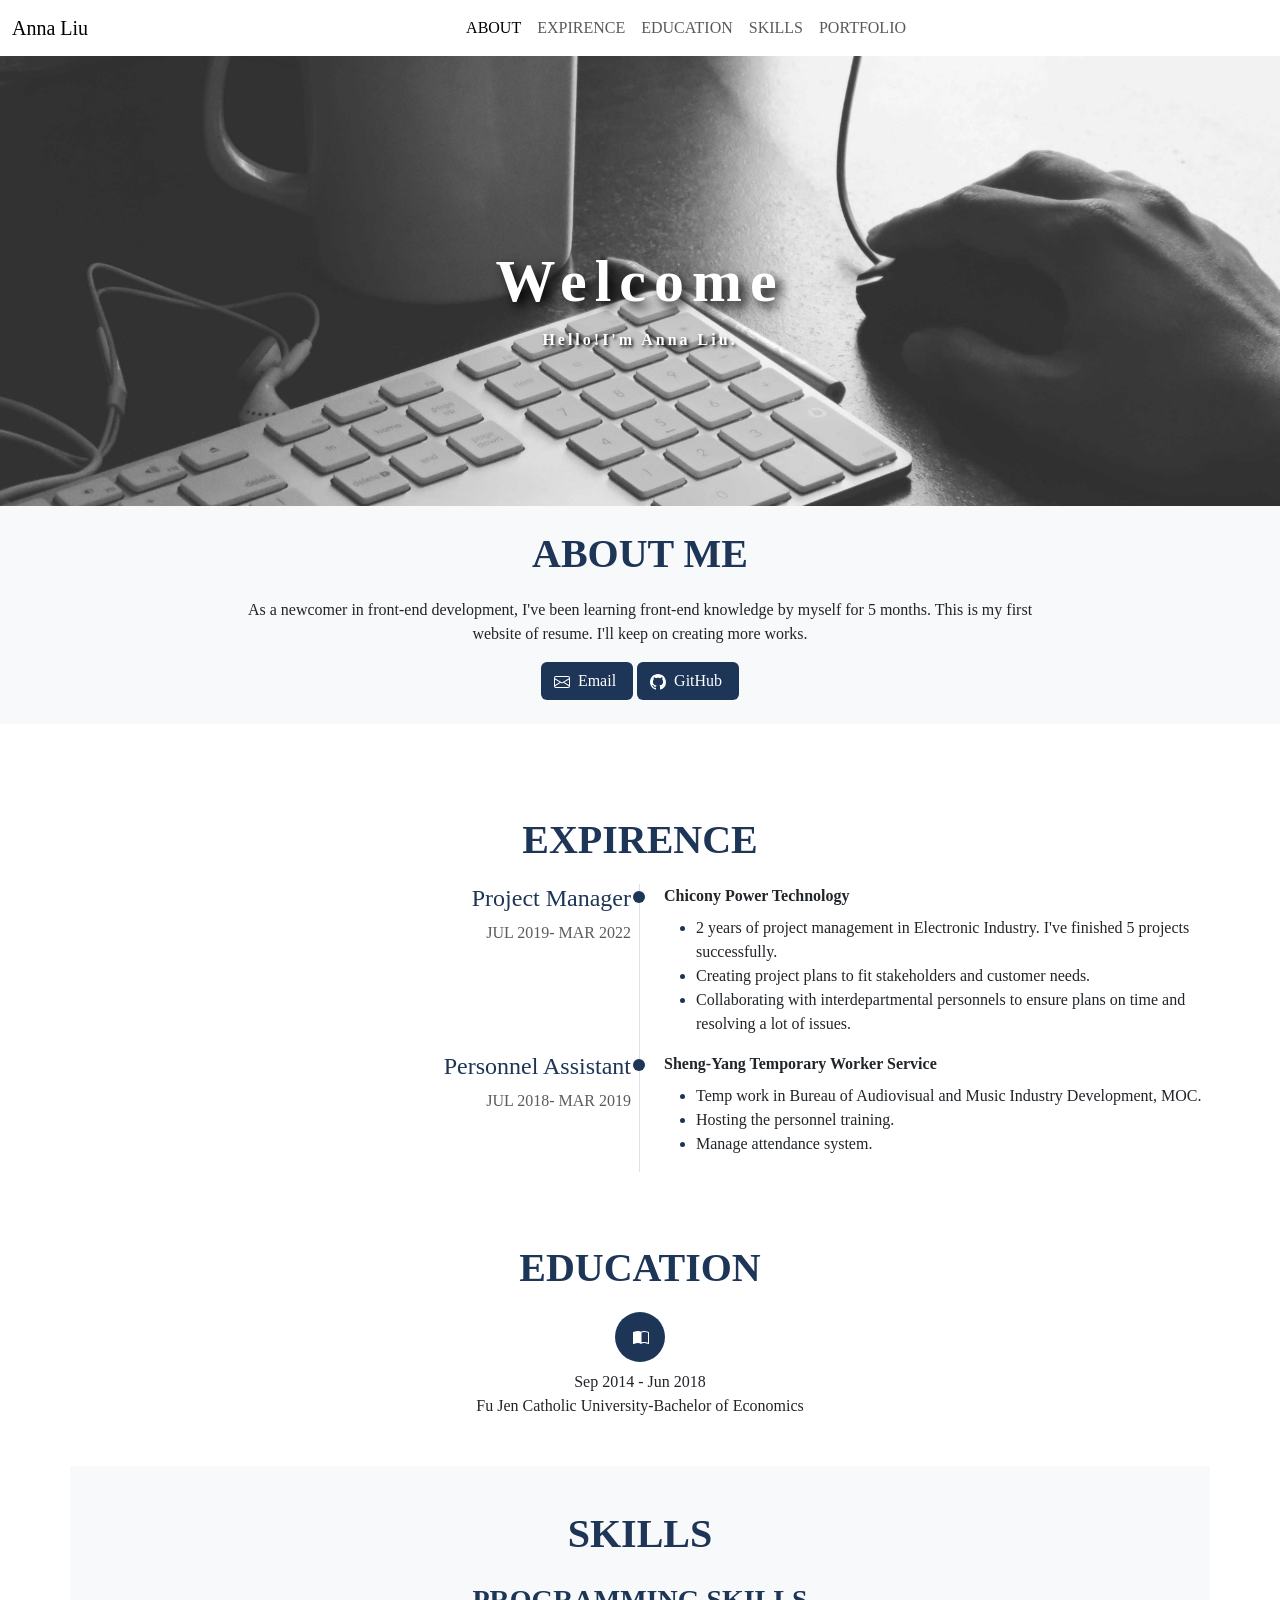
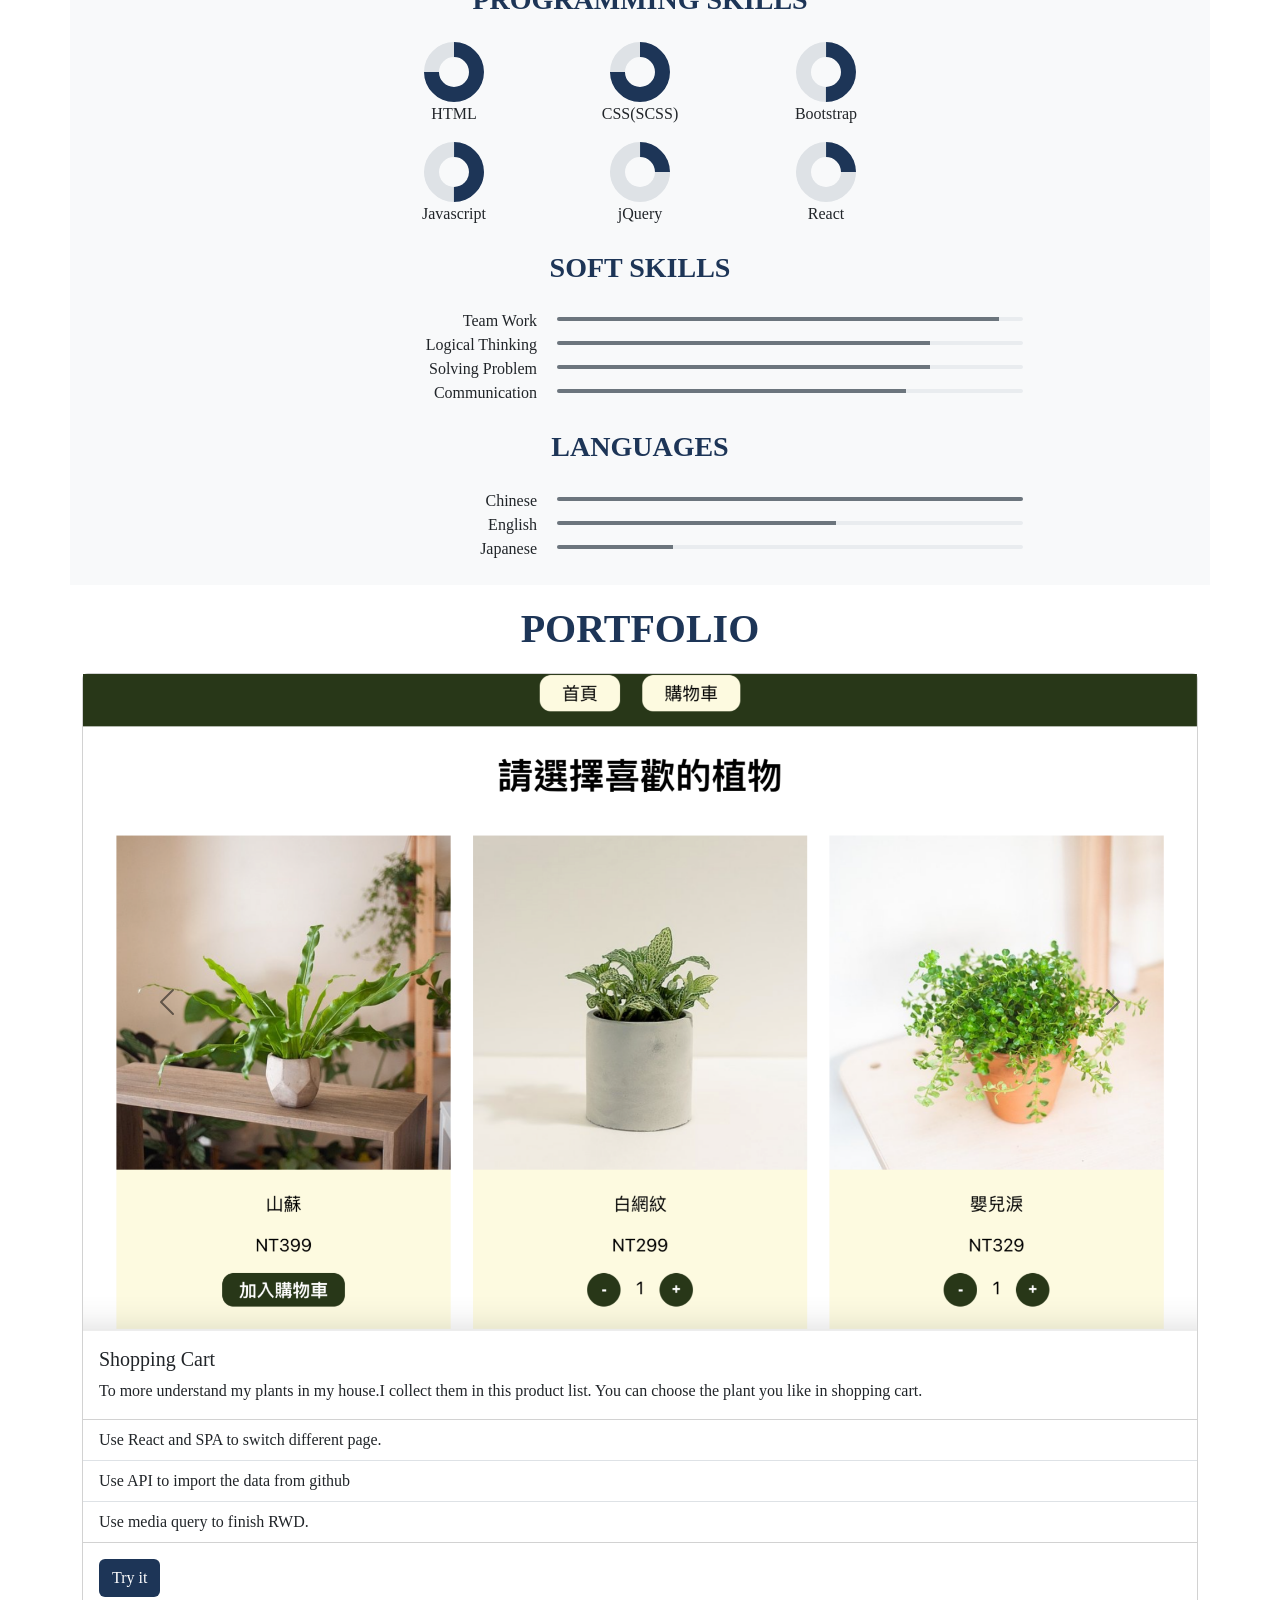
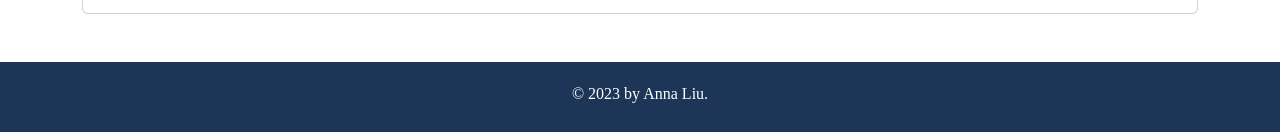
<file: index.html>
<!DOCTYPE html>
<html lang="en">
  <head>
    <meta charset="UTF-8">
    <meta http-equiv="X-UA-Compatible" content="IE=edge">
    <meta name="viewport" content="width=device-width, initial-scale=1.0">
    <title>Anna Liu</title>
    <link rel="stylesheet" href="bootstrap-5.3.0-alpha1-dist/css/bootstrap.min.css">
    <link rel="stylesheet" href="css/style.css">
    <link rel="preconnect" href="https://fonts.googleapis.com">
    <link rel="preconnect" href="https://fonts.gstatic.com" crossorigin>
    <link href="https://fonts.googleapis.com/css2?family=Lato:ital,wght@0,400;1,700&family=Lora&family=Roboto&display=swap" rel="stylesheet">
  </head>

  <body>
    <!-- navbar 導覽列-->
    <nav nav class="navbar navbar-expand-lg bg-body-dark ">
      <div class="container-fluid ">
        <a class="navbar-brand" href="#">Anna Liu</a>
        <button class="navbar-toggler" type="button" data-bs-toggle="collapse" data-bs-target="#navbarSupportedContent" aria-controls="navbarSupportedContent" aria-expanded="false" aria-label="Toggle navigation">
          <span class="navbar-toggler-icon"></span>
        </button>
        <div class="collapse navbar-collapse" id="navbarSupportedContent">
          <ul class="navbar-nav mx-auto mb-2 mb-lg-0 ">
            <li class="nav-item">
              <a class="nav-link active" aria-current="page" href="#">ABOUT</a>
            </li>
            <li class="nav-item">
              <a class="nav-link" href="#exp">EXPIRENCE</a>
            </li>
            <li class="nav-item">
              <a class="nav-link" href="#edu">EDUCATION</a>
            </li>
            <li class="nav-item">
              <a class="nav-link" href="#skill">SKILLS</a>
            </li>
            <li class="nav-item">
              <a class="nav-link" href="#portfolio">PORTFOLIO</a>
            </li>
          </ul>
        </div>
      </div>
    </nav>
  
    <!-- banner 滿版圖片區-->
    <div class="banner">
      <img class="ban-img" src="366-4000x200.jpeg" alt="banner img" >
      <span class="ban-text1">Welcome</span>
      <span class="ban-text2">Hello!I'm Anna Liu.</span>
    </div>
      
    <!-- About me 關於我 -->
    <div id="about" class="about container-fluid bg-light p-4 text-center">
      <div class="row justify-content-center">
        <h1>ABOUT ME</h1>
        <div class="col-8">
          <p>As a newcomer in front-end development, I've been learning front-end knowledge by myself for 5 months. This is my first website of resume. I'll keep on creating more works.</p>
        </div>
      </div>
      <!-- email 信箱按鈕-->
      <a href="mailto:volisiyun0722@gmail.com">
        <button href="mailto:volisiyun0722@gmail.com" type="button" class="btn" >
          <svg xmlns="http://www.w3.org/2000/svg" width="16" height="16" fill="currentColor" class="bi bi-envelope" viewBox="0 0 16 16">
            <path d="M0 4a2 2 0 0 1 2-2h12a2 2 0 0 1 2 2v8a2 2 0 0 1-2 2H2a2 2 0 0 1-2-2V4Zm2-1a1 1 0 0 0-1 1v.217l7 4.2 7-4.2V4a1 1 0 0 0-1-1H2Zm13 2.383-4.708 2.825L15 11.105V5.383Zm-.034 6.876-5.64-3.471L8 9.583l-1.326-.795-5.64 3.47A1 1 0 0 0 2 13h12a1 1 0 0 0 .966-.741ZM1 11.105l4.708-2.897L1 5.383v5.722Z"/></svg>
          <span class="p-1">Email</span>
        </button>
      </a>
      
      <!-- github 按鈕 -->
      <a href="https://github.com/volisiyun0722?tab=repositories" target="_blank">
        <button type="button" class="btn">
          <svg xmlns="http://www.w3.org/2000/svg" width="16" height="16" fill="currentColor" class="bi bi-github" viewBox="0 0 16 16">
            <path d="M8 0C3.58 0 0 3.58 0 8c0 3.54 2.29 6.53 5.47 7.59.4.07.55-.17.55-.38 0-.19-.01-.82-.01-1.49-2.01.37-2.53-.49-2.69-.94-.09-.23-.48-.94-.82-1.13-.28-.15-.68-.52-.01-.53.63-.01 1.08.58 1.23.82.72 1.21 1.87.87 2.33.66.07-.52.28-.87.51-1.07-1.78-.2-3.64-.89-3.64-3.95 0-.87.31-1.59.82-2.15-.08-.2-.36-1.02.08-2.12 0 0 .67-.21 2.2.82.64-.18 1.32-.27 2-.27.68 0 1.36.09 2 .27 1.53-1.04 2.2-.82 2.2-.82.44 1.1.16 1.92.08 2.12.51.56.82 1.27.82 2.15 0 3.07-1.87 3.75-3.65 3.95.29.25.54.73.54 1.48 0 1.07-.01 1.93-.01 2.2 0 .21.15.46.55.38A8.012 8.012 0 0 0 16 8c0-4.42-3.58-8-8-8z"/></svg>
          <span class="p-1">GitHub</span>
        </button>
      </a>
    </div>
  
    <!-- 工作經驗 -->
    <div id="exp" class="exp container-fluid mt-5 p-4">
      <h1 class="text-center">EXPIRENCE</h1>
      <!-- PM工作經驗 -->
      <div class="row mx-auto">
        <!-- 左邊區域：職稱與工作時間 -->
        <div class="dot col-4 col-md-6 justify-content-md-center border-end px-2 text-center text-md-end">
          <!-- 時間軸上的點icon -->
          <svg xmlns="http://www.w3.org/2000/svg" width="16" height="16" fill="currentColor" class="bi bi-circle-fill" viewBox="0 0 16 16">
            <circle cx="8" cy="8" r="6"/>
          </svg>
          <h4>Project Manager</h4>
          <span class="text-body-secondary">JUL 2019-</span>
          <span class=" text-body-secondary">MAR 2022</span>
        </div>
        <!-- 右邊區域：公司名稱與工作內容 -->
        <div class="col-8 col-md-6 px-4">
          <div class="exp-item">
            <span class="fw-semibold">Chicony Power Technology</span>
              <ul class="mt-2">
                <li>2 years of project management in Electronic Industry. I've finished 5 projects successfully.</li>
                <li>Creating project plans to fit stakeholders and customer needs.</li>
                <li>Collaborating with interdepartmental personnels to ensure plans on time and resolving a lot of issues.</li>
              </ul>
          </div>
        </div>
      </div>
  
      <!-- 人事助理工作經驗 -->
      <div class="row mx-auto">
        <!-- 左邊區域：職稱與工作時間 -->
        <div class="dot col-4 col-md-6 justify-content-md-center border-end px-2 text-center text-md-end">
          <!-- 時間軸上的點icon -->
          <svg xmlns="http://www.w3.org/2000/svg" width="16" height="16" fill="currentColor" class="bi bi-circle-fill" viewBox="0 0 16 16">
            <circle cx="8" cy="8" r="6"/>
          </svg>
          <h4>Personnel Assistant</h4>
          <span class="exp-date text-body-secondary">JUL 2018-</span>
          <span class="exp-date text-body-secondary">MAR 2019</span>
        </div>
        <!-- 右邊區域：公司名稱與工作內容 -->
        <div class="col-8 col-md-6 px-4">
          <div class="exp-item">
            <span class="fw-semibold">Sheng-Yang Temporary Worker Service</span>
            <ul class="mt-2">
              <li>Temp work in Bureau of Audiovisual and Music Industry Development, MOC.</li>
              <li>Hosting the personnel training.</li>
              <li>Manage attendance system.</li>
            </ul>
          </div>
        </div>
      </div>
    </div>
  
    <!-- 教育 -->
    <div id="edu" class="edu container mt-5 text-center">
      <h1>EDUCATION</h1>
      <div class="icon-book mb-2">
        <svg xmlns="http://www.w3.org/2000/svg" width="16" height="16" fill="currentColor" class="bi bi-book-half" viewBox="0 0 16 16">
          <path d="M8.5 2.687c.654-.689 1.782-.886 3.112-.752 1.234.124 2.503.523 3.388.893v9.923c-.918-.35-2.107-.692-3.287-.81-1.094-.111-2.278-.039-3.213.492V2.687zM8 1.783C7.015.936 5.587.81 4.287.94c-1.514.153-3.042.672-3.994 1.105A.5.5 0 0 0 0 2.5v11a.5.5 0 0 0 .707.455c.882-.4 2.303-.881 3.68-1.02 1.409-.142 2.59.087 3.223.877a.5.5 0 0 0 .78 0c.633-.79 1.814-1.019 3.222-.877 1.378.139 2.8.62 3.681 1.02A.5.5 0 0 0 16 13.5v-11a.5.5 0 0 0-.293-.455c-.952-.433-2.48-.952-3.994-1.105C10.413.809 8.985.936 8 1.783z"/>
        </svg>
      </div>
      <span>Sep 2014 - Jun 2018</span>
      <p>Fu Jen Catholic University-Bachelor of Economics</p>
    </div>
        
    <!-- 技能 -->
    <div id="skill" class="skills container mt-5 bg-light p-4">
      <h1>SKILLS</h1>
      <!-- 程式語言技能 -->
      <h3>PROGRAMMING SKILLS</h3>
      <!-- 第一列： HTML,CSS(SCSS),Bootstrap-->
      <div class="row justify-content-center mt-3">
        <div class="col-3 col-md-2">
          <div class="circle c-270"></div>
          <span>HTML</span>
        </div>
        <div class="col-3 col-md-2">
          <div class="circle c-270"></div>
          <span>CSS(SCSS)</span>
        </div>
        <div class="col-3 col-md-2">
          <div class="circle c-180"></div>
          <span>Bootstrap</span>
        </div>
      </div>
      <!-- 第二列： Javascript,jQuery,React-->
      <div class="row justify-content-center my-3">
        <div class="col-3 col-md-2">
          <div class="circle c-180"></div>
          <span>Javascript</span>
        </div>
        <div class="col-3 col-md-2">
          <div class="circle c-90"></div>
          <span>jQuery</span>
        </div>
        <div class="col-3 col-md-2">
          <div class="circle c-90"></div>
          <span>React</span>
        </div>
      </div>
  
      <!-- 軟實力技能-->
      <h3>SOFT SKILLS</h3>
      <!-- 1.團隊合作 -->
      <div class="row mx-auto">
        <div class="col-5 text-end">Team Work</div>
        <div class="col-7 p-2">
          <div class="progress h-50 w-75" role="progressbar" aria-label="Basic example" aria-valuenow="100" aria-valuemin="0" aria-valuemax="100">
            <div class="progress-bar bg-secondary p-1" style="width: 95%"></div>
          </div>
        </div>
      </div>
      <!-- 2.邏輯思考能力 -->
      <div class="row mx-auto">
        <div class="col-5 text-end">Logical Thinking</div>
        <div class="col-7 p-2">
          <div class="progress h-50 w-75" role="progressbar" aria-label="Basic example" aria-valuenow="100" aria-valuemin="0" aria-valuemax="100">
            <div class="progress-bar bg-secondary p-1" style="width: 80%"></div>
          </div>
        </div>
      </div>
      <!-- 3.解決問題能力 -->
      <div class="row mx-auto">
        <div class="col-5 text-end">Solving Problem</div>
        <div class="col-7 p-2">
          <div class="progress h-50 w-75" role="progressbar" aria-label="Basic example" aria-valuenow="100" aria-valuemin="0" aria-valuemax="100">
            <div class="progress-bar bg-secondary p-1" style="width: 80%"></div>
          </div>
        </div>
      </div>
      <!-- 4.溝通能力 -->
      <div class="row mx-auto">
        <div class="col-5 text-end">Communication</div>
        <div class="col-7 p-2">
          <div class="progress h-50 w-75" role="progressbar" aria-label="Basic example" aria-valuenow="100" aria-valuemin="0" aria-valuemax="100">
            <div class="progress-bar bg-secondary p-1" style="width: 75%"></div>
          </div>
        </div>
      </div>
      
      <!-- 語言能力 -->
      <h3>LANGUAGES</h3>
      <!-- 1.中文 -->
      <div class="row mx-auto">
        <div class="col-5 text-end ">Chinese</div>
        <div class="col-7 p-2">
          <div class="progress h-50 w-75" role="progressbar" aria-label="Basic example" aria-valuenow="100" aria-valuemin="0" aria-valuemax="100">
            <div class="progress-bar bg-secondary p-1" style="width: 100%"></div>
          </div>
        </div>
      </div>
      <!-- 2.英文 -->
      <div class="row mx-auto">
        <div class="col-5 text-end">English</div>
        <div class="col-7 p-2">
          <div class="progress h-50 w-75" role="progressbar" aria-label="Basic example" aria-valuenow="100" aria-valuemin="0" aria-valuemax="100">
            <div class="progress-bar bg-secondary p-1" style="width: 60%"></div>
          </div>
        </div>
      </div>
      <!-- 3.日文 -->
      <div class="row mx-auto">
        <div class="col-5 text-end">Japanese</div>
        <div class="col-7 p-2">
          <div class="progress h-50 w-75" role="progressbar" aria-label="Basic example" aria-valuenow="100" aria-valuemin="0" aria-valuemax="100">
            <div class="progress-bar bg-secondary p-1" style="width: 25%"></div>
          </div>
        </div>
      </div>
    </div>   
  
    <!-- portfolio 作品集 -->
    <div class="container mt-3">
      <h1 id="portfolio" class="text-center">PORTFOLIO</h1>
      <div class="card">
        <!-- 幻燈片 -->
        <div id="carouselExampleDark" class="carousel carousel-dark slide">
          <div class="carousel-inner">
            <div class="carousel-item active">
              <img src="slide1.png" class="d-block w-100" alt="slide1">
            </div>
            <div class="carousel-item">
              <img src="slide2.png" class="d-block w-100" alt="slide2">
            </div>
            <div class="carousel-item">
              <img src="slide3.png" class="d-block w-100" alt="slide3">
            </div>
          </div>
          <!-- 幻燈片前一頁按鈕 -->
          <button class="carousel-control-prev" type="button" data-bs-target="#carouselExampleDark" data-bs-slide="prev">
            <span class="carousel-control-prev-icon" aria-hidden="true"></span>
            <span class="visually-hidden">Previous</span>
          </button>
          <!-- 幻燈片下一頁按鈕 -->
          <button class="carousel-control-next" type="button" data-bs-target="#carouselExampleDark" data-bs-slide="next">
            <span class="carousel-control-next-icon" aria-hidden="true"></span>
            <span class="visually-hidden">Next</span>
          </button>
        </div>
      <div class="card-body">
        <h5 class="card-title">Shopping Cart</h5>
        <p class="card-text">To more understand my plants in my house.I collect them in this product list.
          You can choose the plant you like in shopping cart.
        </p>
      </div>
      <ul class="list-group list-group-flush">
        <li class="list-group-item">Use React and SPA to switch different page.</li>
        <li class="list-group-item">Use API to import the data from github</li>
        <li class="list-group-item">Use media query to finish RWD.</li>
      </ul>
      <div class="card-body">
        <a href="https://shopping-cart-demo.pages.dev/" class="btn card-link">Try it</a>
      </div>
    </div>
   </div>
    
    <!-- footer -->
    <footer class="container-fluid mt-5">
      &copy; 2023 by Anna Liu.
    </footer>
  
     <!-- bootstrap script 檔案 -->
    <script src="bootstrap-5.3.0-alpha1-dist/js/bootstrap.min.js"></script>
    <script src="popper.min.js"></script>  
  </body>
</html>
</file>
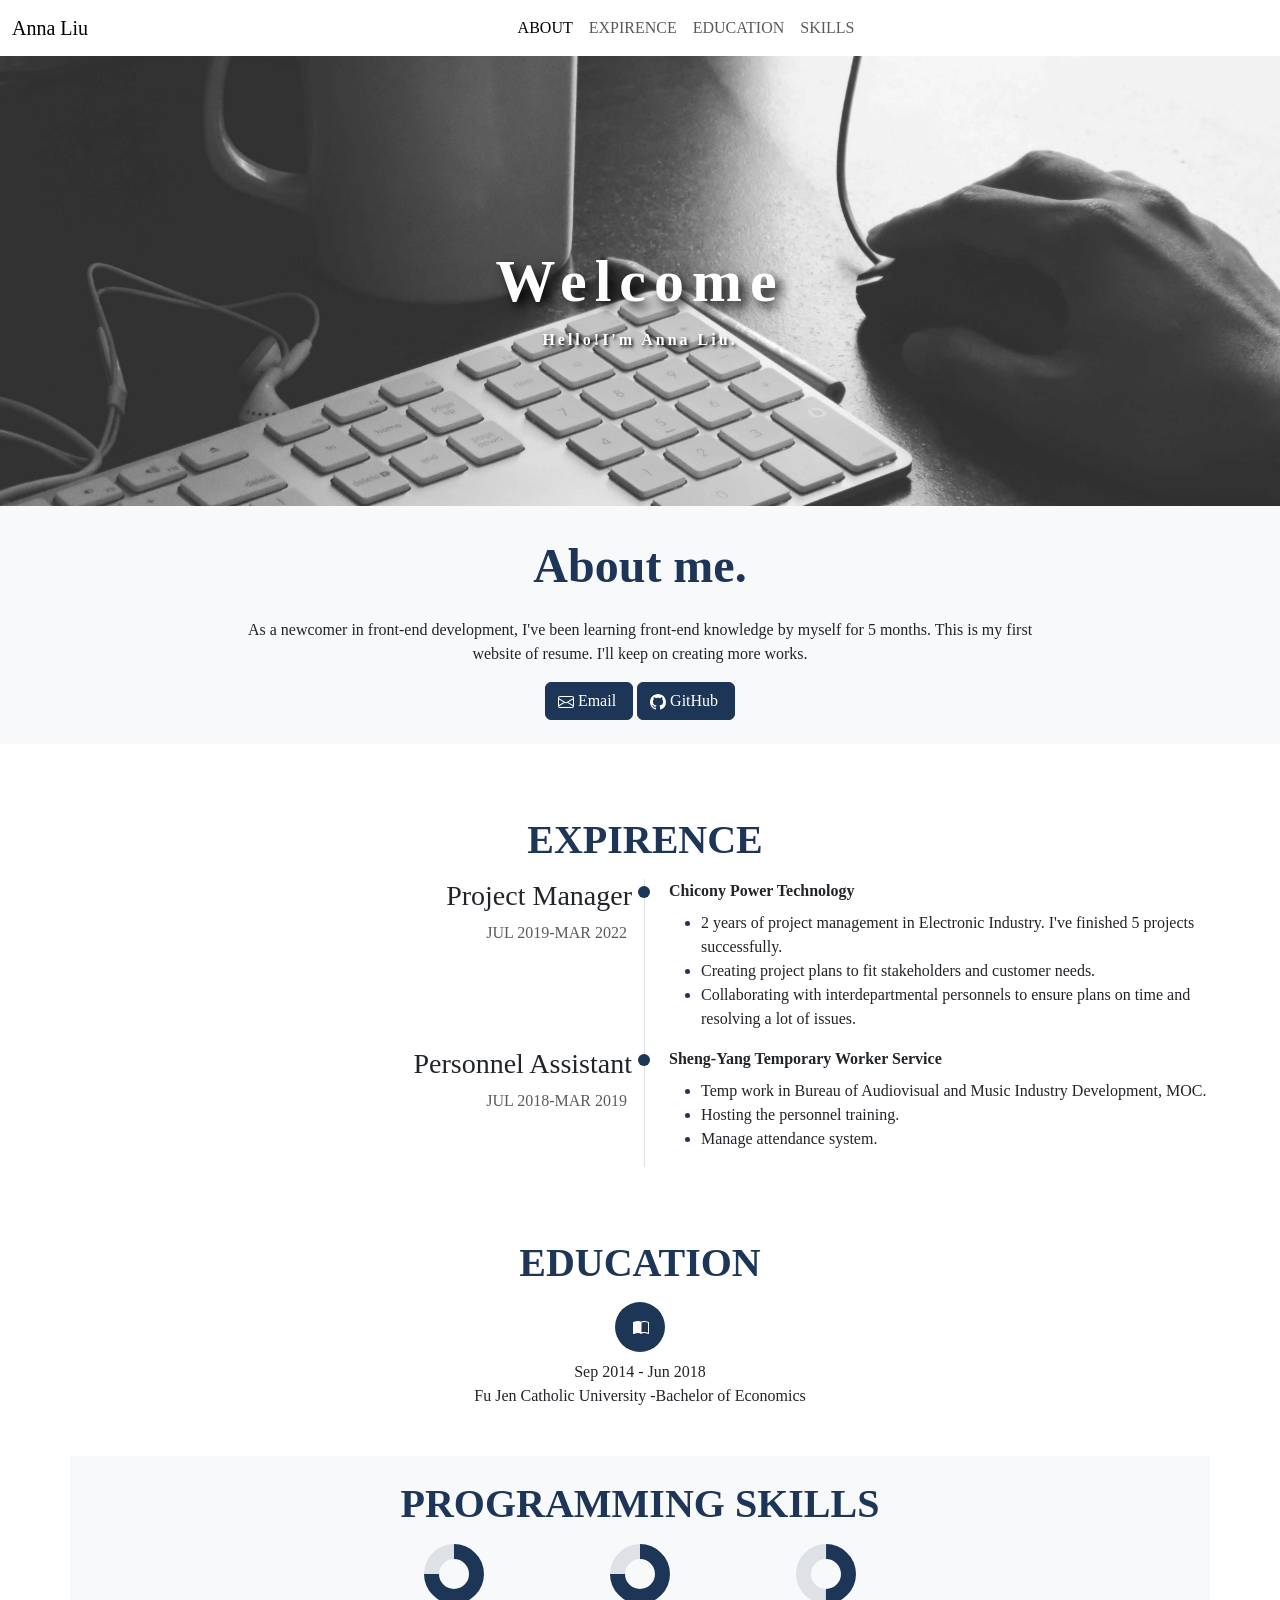
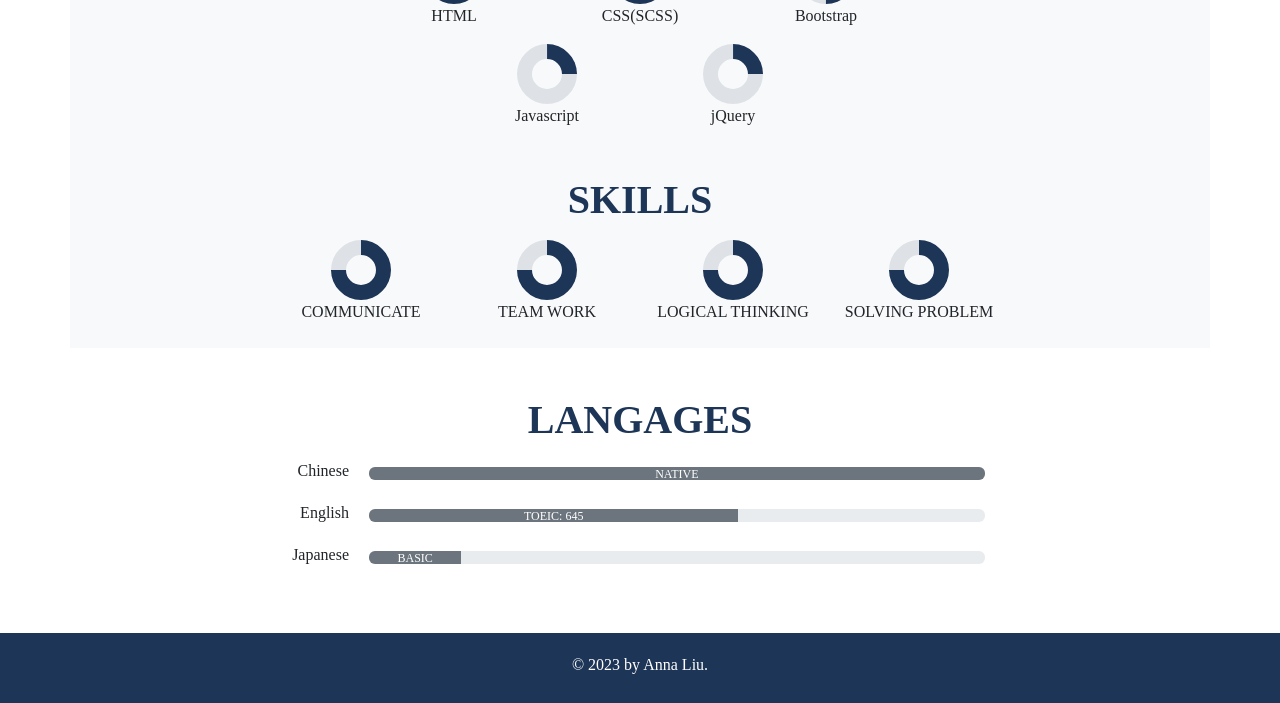
<file: resume/index.html>
<!DOCTYPE html>
<html lang="en">
<head>
    <meta charset="UTF-8">
    <meta http-equiv="X-UA-Compatible" content="IE=edge">
    <meta name="viewport" content="width=device-width, initial-scale=1.0">
    <title>Anna Liu</title>
    <link rel="stylesheet" href="bootstrap-5.3.0-alpha1-dist/css/bootstrap.min.css">
    <link rel="stylesheet" href="css/style.css">
    <link rel="preconnect" href="https://fonts.googleapis.com">
<link rel="preconnect" href="https://fonts.gstatic.com" crossorigin>
<link href="https://fonts.googleapis.com/css2?family=Lato:ital,wght@0,400;1,700&family=Lora&family=Roboto&display=swap" rel="stylesheet">
</head>
<body>
    <!-- navbar -->
    <nav nav class="navbar navbar-expand-lg bg-body-dark">
        <div class="container-fluid">
          <a class="navbar-brand" href="#">Anna Liu</a>
          <button class="navbar-toggler" type="button" data-bs-toggle="collapse" data-bs-target="#navbarSupportedContent" aria-controls="navbarSupportedContent" aria-expanded="false" aria-label="Toggle navigation">
            <span class="navbar-toggler-icon"></span>
          </button>
          <div class="collapse navbar-collapse" id="navbarSupportedContent">
            <ul class="navbar-nav mx-auto mb-2 mb-lg-0 ">
              <li class="nav-item">
                <a class="nav-link active" aria-current="page" href="#">ABOUT</a>
              </li>
              <li class="nav-item">
                <a class="nav-link" href="#exp">EXPIRENCE</a>
              </li>
              <li class="nav-item">
                <a class="nav-link" href="#edu">EDUCATION</a>
              </li>
              <li class="nav-item">
                <a class="nav-link" href="#pro-skill">SKILLS</a>
              </li>
            </ul>
          </div>
        </div>
    </nav>

      <!-- banner -->
      <div class="banner">
        <img class="ban-img" src="366-4000x200.jpeg" alt="bannerimg" >
        <span class="ban-text1">Welcome</span>
        <span class="ban-text2">Hello!I'm Anna Liu.</span>
      </div>
    
    
      <!-- About me -->
      <div id="about" class="about container-fluid bg-light p-4 text-center">
            <div class="row justify-content-center">
              <p class="title">About me.</p>
              <div class="col-8">
                  <p>As a newcomer in front-end development, I've been learning front-end knowledge by myself for 5 months. This is my first website of resume. I'll keep on creating more works.</p>
              </div>
          </div>
          <a href="mailto:volisiyun0722@gmail.com"><button type="button" class="btn" ><svg xmlns="http://www.w3.org/2000/svg" width="16" height="16" fill="currentColor" class="bi bi-envelope" viewBox="0 0 16 16">
            <path d="M0 4a2 2 0 0 1 2-2h12a2 2 0 0 1 2 2v8a2 2 0 0 1-2 2H2a2 2 0 0 1-2-2V4Zm2-1a1 1 0 0 0-1 1v.217l7 4.2 7-4.2V4a1 1 0 0 0-1-1H2Zm13 2.383-4.708 2.825L15 11.105V5.383Zm-.034 6.876-5.64-3.471L8 9.583l-1.326-.795-5.64 3.47A1 1 0 0 0 2 13h12a1 1 0 0 0 .966-.741ZM1 11.105l4.708-2.897L1 5.383v5.722Z"/>
          </svg><span class="p-1">Email</span></button></a>

          <a href="https://github.com/volisiyun0722" target="_blank">
            <button type="button" class="btn"><svg xmlns="http://www.w3.org/2000/svg" width="16" height="16" fill="currentColor" class="bi bi-github" viewBox="0 0 16 16">
                <path d="M8 0C3.58 0 0 3.58 0 8c0 3.54 2.29 6.53 5.47 7.59.4.07.55-.17.55-.38 0-.19-.01-.82-.01-1.49-2.01.37-2.53-.49-2.69-.94-.09-.23-.48-.94-.82-1.13-.28-.15-.68-.52-.01-.53.63-.01 1.08.58 1.23.82.72 1.21 1.87.87 2.33.66.07-.52.28-.87.51-1.07-1.78-.2-3.64-.89-3.64-3.95 0-.87.31-1.59.82-2.15-.08-.2-.36-1.02.08-2.12 0 0 .67-.21 2.2.82.64-.18 1.32-.27 2-.27.68 0 1.36.09 2 .27 1.53-1.04 2.2-.82 2.2-.82.44 1.1.16 1.92.08 2.12.51.56.82 1.27.82 2.15 0 3.07-1.87 3.75-3.65 3.95.29.25.54.73.54 1.48 0 1.07-.01 1.93-.01 2.2 0 .21.15.46.55.38A8.012 8.012 0 0 0 16 8c0-4.42-3.58-8-8-8z"/>
              </svg><span class="p-1">GitHub</span></button>
          </a>
      </div>
      <!-- Expirence -->
      <div id="exp" class="exp container-fluid mt-5 p-4">
        <h2 class="text-center">EXPIRENCE</h2>
          <div class="row mx-auto">
              <div class="dot date col-6 justify-content-md-center border-end text-end">
                <svg xmlns="http://www.w3.org/2000/svg" width="16" height="16" fill="currentColor" class="bi bi-circle-fill" viewBox="0 0 16 16">
                    <circle cx="8" cy="8" r="6"/>
                </svg>
                <h3>Project Manager</h3>
                <span class="exp-date text-body-secondary">JUL 2019-MAR 2022</span>
              </div>
              <div class="col-6 px-4">
                  <div class="exp-item">
                    <span class="fw-semibold">Chicony Power Technology</span>
                    <ul class="mt-2">
                        <li>2 years of project management in Electronic Industry. I've finished 5 projects successfully.</li>
                        <li>Creating project plans to fit stakeholders and customer needs.</li>
                        <li>Collaborating with interdepartmental personnels to ensure plans on time and resolving a lot of issues.</li>
                    </ul>
                  </div>

              </div>
          </div>

          <div class="row mx-auto">
            <div class="dot col-6 justify-content-md-center border-end text-end">
                <svg xmlns="http://www.w3.org/2000/svg" width="16" height="16" fill="currentColor" class="bi bi-circle-fill" viewBox="0 0 16 16">
                    <circle cx="8" cy="8" r="6"/>
                </svg>
                <h3>Personnel Assistant</h3>
                <span class="exp-date text-body-secondary">JUL 2018-MAR 2019</span>
            </div>
            <div class="col-6 px-4">
                <div class="exp-item">
                    <span class="fw-semibold">Sheng-Yang Temporary Worker Service</span>
                    <ul class="mt-2">
                        <li>Temp work in Bureau of Audiovisual and Music Industry Development, MOC.</li>
                        <li>Hosting the personnel training.</li>
                        <li>Manage attendance system.</li>
                    </ul>
                </div>
            </div>
          </div>
      </div>

      <!-- Education -->
      <div id="edu" class="edu container mt-5 text-center">
          <h2>EDUCATION</h2>
          <div class="icon-book mb-2">
            <svg xmlns="http://www.w3.org/2000/svg" width="16" height="16" fill="currentColor" class="bi bi-book-half" viewBox="0 0 16 16">
                <path d="M8.5 2.687c.654-.689 1.782-.886 3.112-.752 1.234.124 2.503.523 3.388.893v9.923c-.918-.35-2.107-.692-3.287-.81-1.094-.111-2.278-.039-3.213.492V2.687zM8 1.783C7.015.936 5.587.81 4.287.94c-1.514.153-3.042.672-3.994 1.105A.5.5 0 0 0 0 2.5v11a.5.5 0 0 0 .707.455c.882-.4 2.303-.881 3.68-1.02 1.409-.142 2.59.087 3.223.877a.5.5 0 0 0 .78 0c.633-.79 1.814-1.019 3.222-.877 1.378.139 2.8.62 3.681 1.02A.5.5 0 0 0 16 13.5v-11a.5.5 0 0 0-.293-.455c-.952-.433-2.48-.952-3.994-1.105C10.413.809 8.985.936 8 1.783z"/>
              </svg>
          </div>
          <span>Sep 2014 - Jun 2018</span>
          <p>Fu Jen Catholic University
            -Bachelor of Economics</p>
      </div>
      <!-- Programming skills -->
      <div id="pro-skill" class="skills container mt-5 bg-light p-4">
        <h2>PROGRAMMING SKILLS</h2>
        <div class="row justify-content-center mt-3">
            <div class="col-3 col-md-2">
                <div class="circle c-270"></div>
                <span>HTML</span>
            </div>
            <div class="col-3 col-md-2">
                <div class="circle c-270"></div>
                <span>CSS(SCSS)</span>
            </div>

            <div class="col-3 col-md-2">
                <div class="circle c-180"></div>
                <span>Bootstrap</span>
            </div>
        </div>
        <div class="row justify-content-center mt-3">
          <div class="col-3 col-md-2">
            <div class="circle c-90"></div>
            <span>Javascript</span>
        </div>
        <div class="col-3 col-md-2">
          <div class="circle c-90"></div>
          <span>jQuery</span>
        </div>
      </div>
    </div>
        <!-- Skills -->
        <div class="skills container bg-light p-4">
          <h2>SKILLS</h2>
          <div class="row justify-content-center mt-3">     
            <div class="col-3 col-md-2">
                <div class="circle c-270"></div>
                <span class="skill-item">COMMUNICATE</span>
            </div>
            <div class="col-3 col-md-2">
                <div class="circle c-270"></div>
                <span>TEAM WORK</span>
            </div>
            <div class="col-3 col-md-2">
                <div class="circle c-270"></div>
                <span>LOGICAL THINKING</span>
            </div>
            <div class="col-3 col-md-2">
                <div class="circle c-270"></div>
                <span>SOLVING PROBLEM</span>
            </div>
          </div>
        </div>
        
        <!-- Langages -->
        <div class="container mt-5 text-center">
          <h2>LANGAGES</h2>
          <div class="row mx-auto">
              <div class="col-3 text-end ">Chinese</div>
              <div class="col-9 p-2">
                <div class="progress h-50 w-75" role="progressbar" aria-label="Basic example" aria-valuenow="100" aria-valuemin="0" aria-valuemax="100">
                    <div class="progress-bar bg-secondary p-1" style="width: 100%"><span>NATIVE</span></div>
                  </div>
              </div>
          </div>
          <div class="row mx-auto">
            <div class="col-3 text-end">English</div>
            <div class="col-9 p-2">
              <div class="progress h-50 w-75" role="progressbar" aria-label="Basic example" aria-valuenow="100" aria-valuemin="0" aria-valuemax="100">
                  <div class="progress-bar bg-secondary p-1" style="width: 60%"><span>TOEIC: 645</span></div>
                </div>
            </div>
          </div>
          <div class="row mx-auto">
            <div class="col-3 text-end">Japanese</div>
            <div class="col-9 p-2">
              <div class="progress h-50 w-75" role="progressbar" aria-label="Basic example" aria-valuenow="100" aria-valuemin="0" aria-valuemax="100">
                  <div class="progress-bar bg-secondary p-1" style="width: 15%"><span>BASIC</span></div>
                </div>
            </div>
        </div>
    </div>

    <!-- footer -->
    <footer class="container-fluid mt-5">
        &copy; 2023 by Anna Liu.
    </footer>

    

    <script src="bootstrap-5.3.0-alpha1-dist/js/bootstrap.min.js"></script>
    <script src="popper.min.js"></script>
    
</body>
</html>
</file>
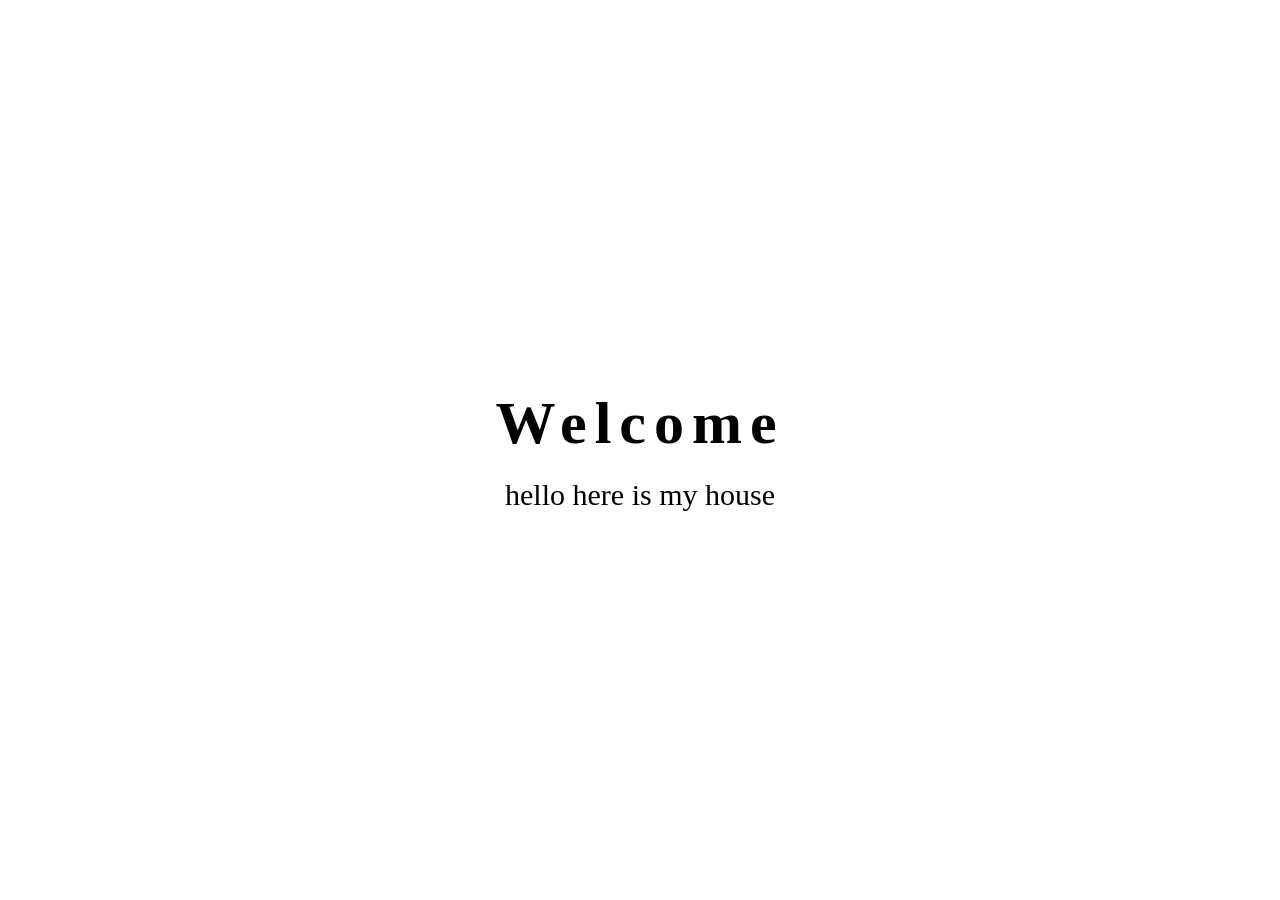
<file: resume/example.html>
<!DOCTYPE html>
<html lang="en">
<head>
    <meta charset="UTF-8">
    <meta http-equiv="X-UA-Compatible" content="IE=edge">
    <meta name="viewport" content="width=device-width, initial-scale=1.0">
    <title>Document</title>
    <style>
        *{
            padding:0;
            margin:0;
            box-sizing: border-box;
        }
        
        .container{
            text-align: center;
            position: absolute;
            top:50%;
            left:50%;
            transform: translate(-50%,-50%); 
        }
        span{
            color:#000;
            display: block;
            width: 100%;
        }

        .text1{
            font-size: 60px;
            font-weight: 600;
            letter-spacing: 8px;
            margin-bottom: 20px;
            position: relative;
            animation: aaa 10s;
            
        }

        .text2{
            font-size:30px ;
        }
        
        @keyframes aaa{
            0%{
                margin-bottom: -80px;
                color: #000;
            }
            30%{
                letter-spacing: 25px;margin-bottom: -40px;
            }
            80%{
                letter-spacing: 8px;margin-bottom: -40px;
            }
            100%{
                margin-bottom: 20px;
            }
        }
    </style>
</head>
<body>
    <div class="container">
        <span class="text1">Welcome</span>
        <span class="text2">hello here is my house</span>
    </div>

    
</body>
</html>
</file>
<file: css/style.css>
@import url("https://fonts.googleapis.com/css2?family=Lato:ital,wght@0,400;1,700&family=Lora&family=Roboto&display=swap");
* {
  font-family: "Gloock", serif;
}

.banner {
  position: relative;
  text-align: center;
}
.banner .ban-img {
  -o-object-fit: cover;
     object-fit: cover;
  width: 100%;
  height: 50vh;
}
.banner .ban-text1 {
  position: absolute;
  width: 100%;
  top: 50%;
  left: 50%;
  -webkit-transform: translate(-50%, -50%);
          transform: translate(-50%, -50%);
  font-size: 60px;
  font-weight: 800;
  color: rgb(255, 255, 255);
  letter-spacing: 8px;
  -webkit-animation: move1 3s;
          animation: move1 3s;
  text-shadow: 0.1em 0.1em 0.2em #000;
}
.banner .ban-text2 {
  position: absolute;
  color: rgb(255, 255, 255);
  top: 63%;
  left: 50%;
  -webkit-transform: translate(-50%, -50%);
          transform: translate(-50%, -50%);
  -webkit-animation: move2 3s;
          animation: move2 3s;
  font-weight: 600;
  letter-spacing: 3px;
  text-shadow: 0.1em 0.1em 0.2em #000;
}

@-webkit-keyframes move1 {
  0% {
    top: 55%;
    color: rgba(255, 255, 255, 0);
    text-shadow: none;
  }
  25% {
    top: 55%;
    letter-spacing: 30px;
    text-shadow: none;
  }
  75% {
    letter-spacing: 8px;
    top: 50%;
  }
  100% {
    top: 50%;
  }
}

@keyframes move1 {
  0% {
    top: 55%;
    color: rgba(255, 255, 255, 0);
    text-shadow: none;
  }
  25% {
    top: 55%;
    letter-spacing: 30px;
    text-shadow: none;
  }
  75% {
    letter-spacing: 8px;
    top: 50%;
  }
  100% {
    top: 50%;
  }
}
@-webkit-keyframes move2 {
  0% {
    color: rgba(255, 255, 255, 0);
    top: 67%;
    text-shadow: none;
  }
  25% {
    color: rgba(255, 255, 255, 0);
    top: 67%;
    text-shadow: none;
  }
  75% {
    top: 63%;
  }
}
@keyframes move2 {
  0% {
    color: rgba(255, 255, 255, 0);
    top: 67%;
    text-shadow: none;
  }
  25% {
    color: rgba(255, 255, 255, 0);
    top: 67%;
    text-shadow: none;
  }
  75% {
    top: 63%;
  }
}
.about a {
  text-decoration: none;
  color: #1d3557;
}

.btn {
  background-color: #1d3557;
  color: #fff;
}

h1 {
  font-weight: 800;
  color: #1d3557;
  margin: 20px;
}

h3 {
  margin: 25px 10px;
  font-weight: 600;
  color: #1d3557;
}

h4 {
  color: #1d3557;
}

.icon-book {
  width: 50px;
  height: 50px;
  margin: auto;
  background-color: #1d3557;
  position: relative;
  border-radius: 50%;
  color: #fff;
}
.icon-book svg {
  position: absolute;
  top: 18px;
  left: 18px;
}

.circle {
  width: 60px;
  height: 60px;
  border: 15px solid #dee2e6;
  border-radius: 50%;
  rotate: 45deg;
  margin: auto;
}

.c-90 {
  border-top: 15px solid #1d3557;
}

.c-180 {
  border-top: 15px solid #1d3557;
  border-right: 15px solid #1d3557;
}

.c-270 {
  border-top: 15px solid #1d3557;
  border-right: 15px solid #1d3557;
  border-bottom: 15px solid #1d3557;
}

.skills {
  text-align: center;
}

.exp ul li::marker {
  color: #1d3557;
}

.dot {
  position: relative;
}
.dot .bi {
  position: absolute;
  right: -8px;
  top: 5px;
  color: #1d3557;
}

footer {
  background-color: #1d3557;
  height: 70px;
  color: #fff;
  text-align: center;
  padding: 20px 10px;
}
</file>
<file: resume/css/style.css>
@import url("https://fonts.googleapis.com/css2?family=Lato:ital,wght@0,400;1,700&family=Lora&family=Roboto&display=swap");
* {
  font-family: "Gloock", serif;
}

.banner {
  position: relative;
  text-align: center;
}
.banner .ban-img {
  -o-object-fit: cover;
     object-fit: cover;
  width: 100%;
  height: 50vh;
}
.banner .ban-text1 {
  position: absolute;
  width: 100%;
  top: 50%;
  left: 50%;
  -webkit-transform: translate(-50%, -50%);
          transform: translate(-50%, -50%);
  font-size: 60px;
  font-weight: 800;
  color: rgb(255, 255, 255);
  letter-spacing: 8px;
  -webkit-animation: move1 3s;
          animation: move1 3s;
  text-shadow: 0.1em 0.1em 0.2em #000;
}
.banner .ban-text2 {
  position: absolute;
  color: rgb(255, 255, 255);
  top: 63%;
  left: 50%;
  -webkit-transform: translate(-50%, -50%);
          transform: translate(-50%, -50%);
  -webkit-animation: move2 3s;
          animation: move2 3s;
  font-weight: 600;
  letter-spacing: 3px;
  text-shadow: 0.1em 0.1em 0.2em #000;
}

@-webkit-keyframes move1 {
  0% {
    top: 55%;
    color: rgba(255, 255, 255, 0);
    text-shadow: none;
  }
  25% {
    top: 55%;
    letter-spacing: 30px;
    text-shadow: none;
  }
  75% {
    letter-spacing: 8px;
    top: 50%;
  }
  100% {
    top: 50%;
  }
}

@keyframes move1 {
  0% {
    top: 55%;
    color: rgba(255, 255, 255, 0);
    text-shadow: none;
  }
  25% {
    top: 55%;
    letter-spacing: 30px;
    text-shadow: none;
  }
  75% {
    letter-spacing: 8px;
    top: 50%;
  }
  100% {
    top: 50%;
  }
}
@-webkit-keyframes move2 {
  0% {
    color: rgba(255, 255, 255, 0);
    top: 67%;
    text-shadow: none;
  }
  25% {
    color: rgba(255, 255, 255, 0);
    top: 67%;
    text-shadow: none;
  }
  75% {
    top: 63%;
  }
}
@keyframes move2 {
  0% {
    color: rgba(255, 255, 255, 0);
    top: 67%;
    text-shadow: none;
  }
  25% {
    color: rgba(255, 255, 255, 0);
    top: 67%;
    text-shadow: none;
  }
  75% {
    top: 63%;
  }
}
.about .title {
  font-size: 48px;
  font-weight: 900;
  color: #1d3557;
}
.about .btn {
  background-color: #1d3557;
  color: #fff;
  border: 1px solid #1d3557;
}

h1, h2 {
  font-weight: 800;
  font-size: 40px;
  color: #1d3557;
  margin-bottom: 15px;
}

.icon-book {
  width: 50px;
  height: 50px;
  margin: auto;
  background-color: #1d3557;
  position: relative;
  border-radius: 50%;
  color: #fff;
}
.icon-book svg {
  position: absolute;
  top: 18px;
  left: 18px;
}

.circle {
  width: 60px;
  height: 60px;
  border: 15px solid #dee2e6;
  border-radius: 50%;
  rotate: 45deg;
  margin: auto;
}

.c-90 {
  border-top: 15px solid #1d3557;
}

.c-180 {
  border-top: 15px solid #1d3557;
  border-right: 15px solid #1d3557;
}

.c-270 {
  border-top: 15px solid #1d3557;
  border-right: 15px solid #1d3557;
  border-bottom: 15px solid #1d3557;
}

.skills {
  text-align: center;
}

.exp-date {
  margin-right: 5px;
}

.exp {
  margin-left: 5px;
}
.exp ul li::marker {
  color: #1d3557;
}

.dot {
  position: relative;
}
.dot .bi {
  position: absolute;
  right: -8px;
  top: 5px;
  color: #1d3557;
}

footer {
  background-color: #1d3557;
  height: 70px;
  color: #fff;
  text-align: center;
  padding: 20px 10px;
}
</file>
